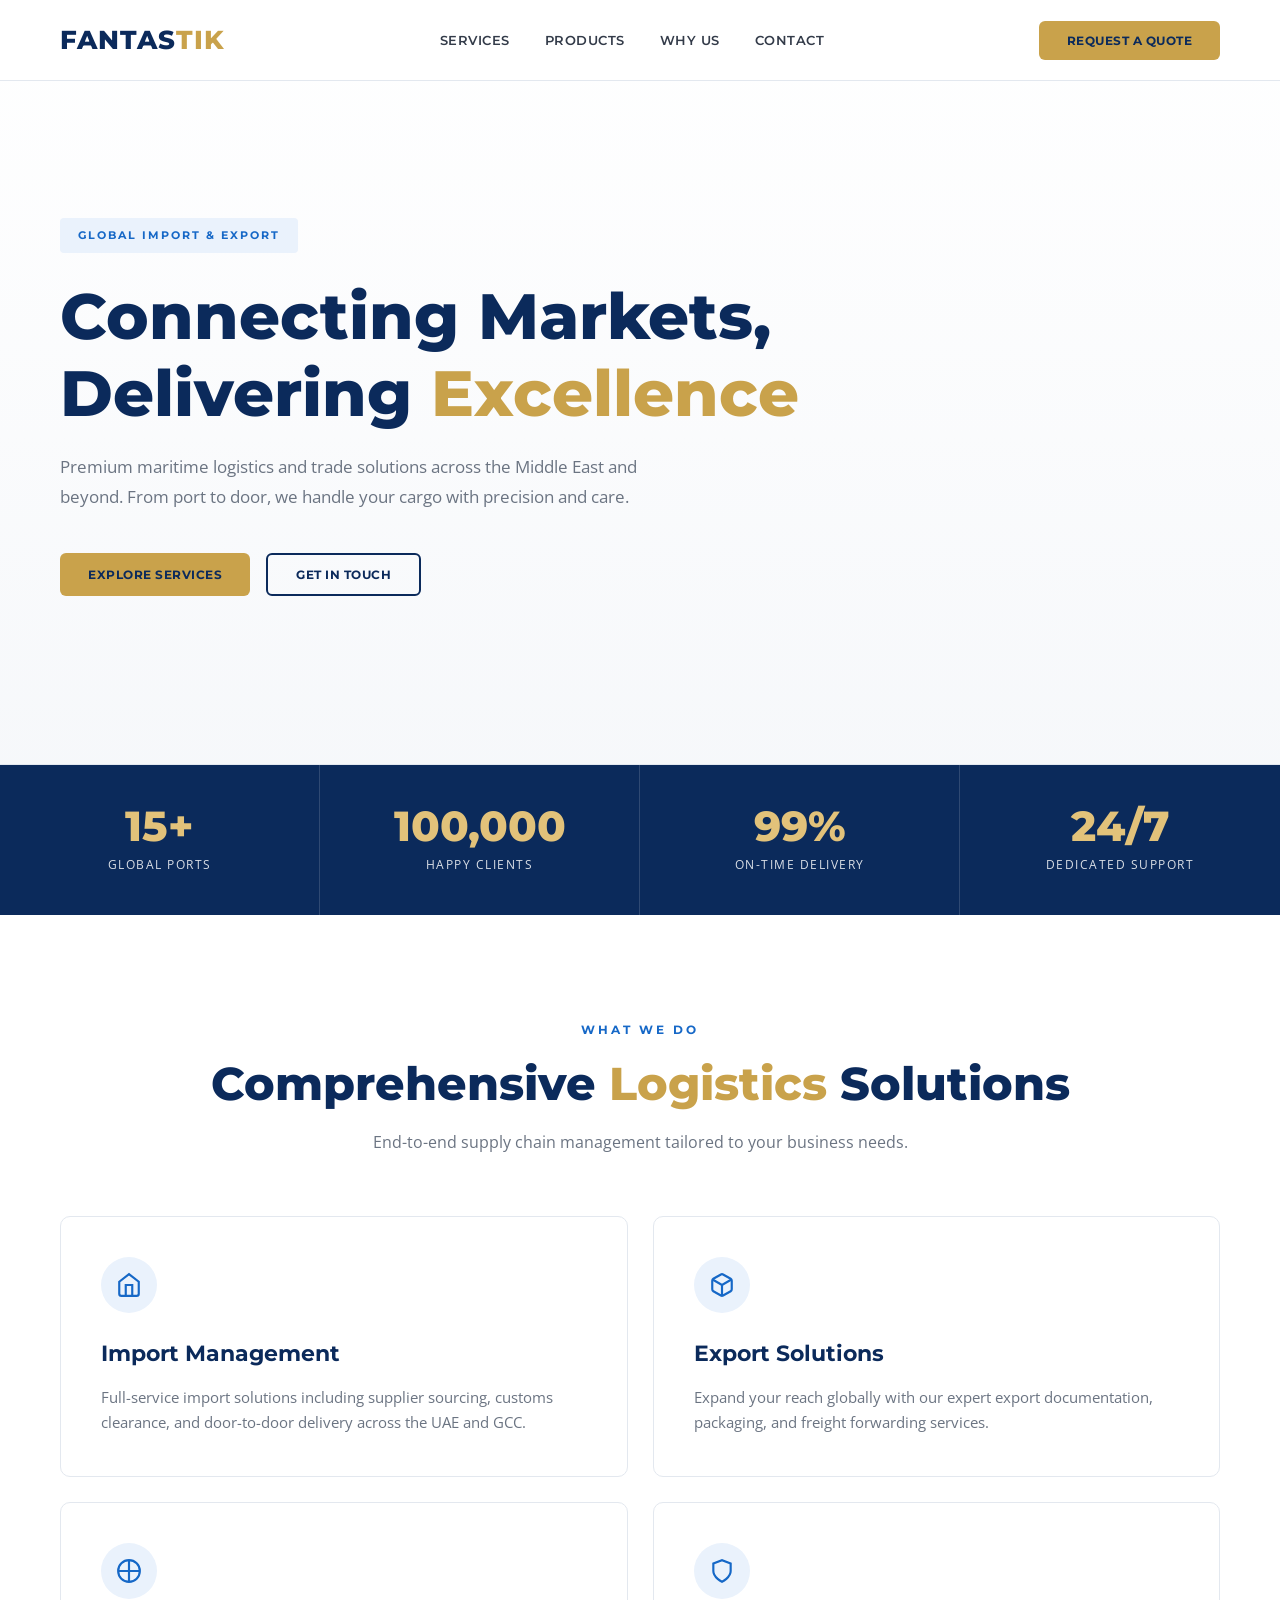
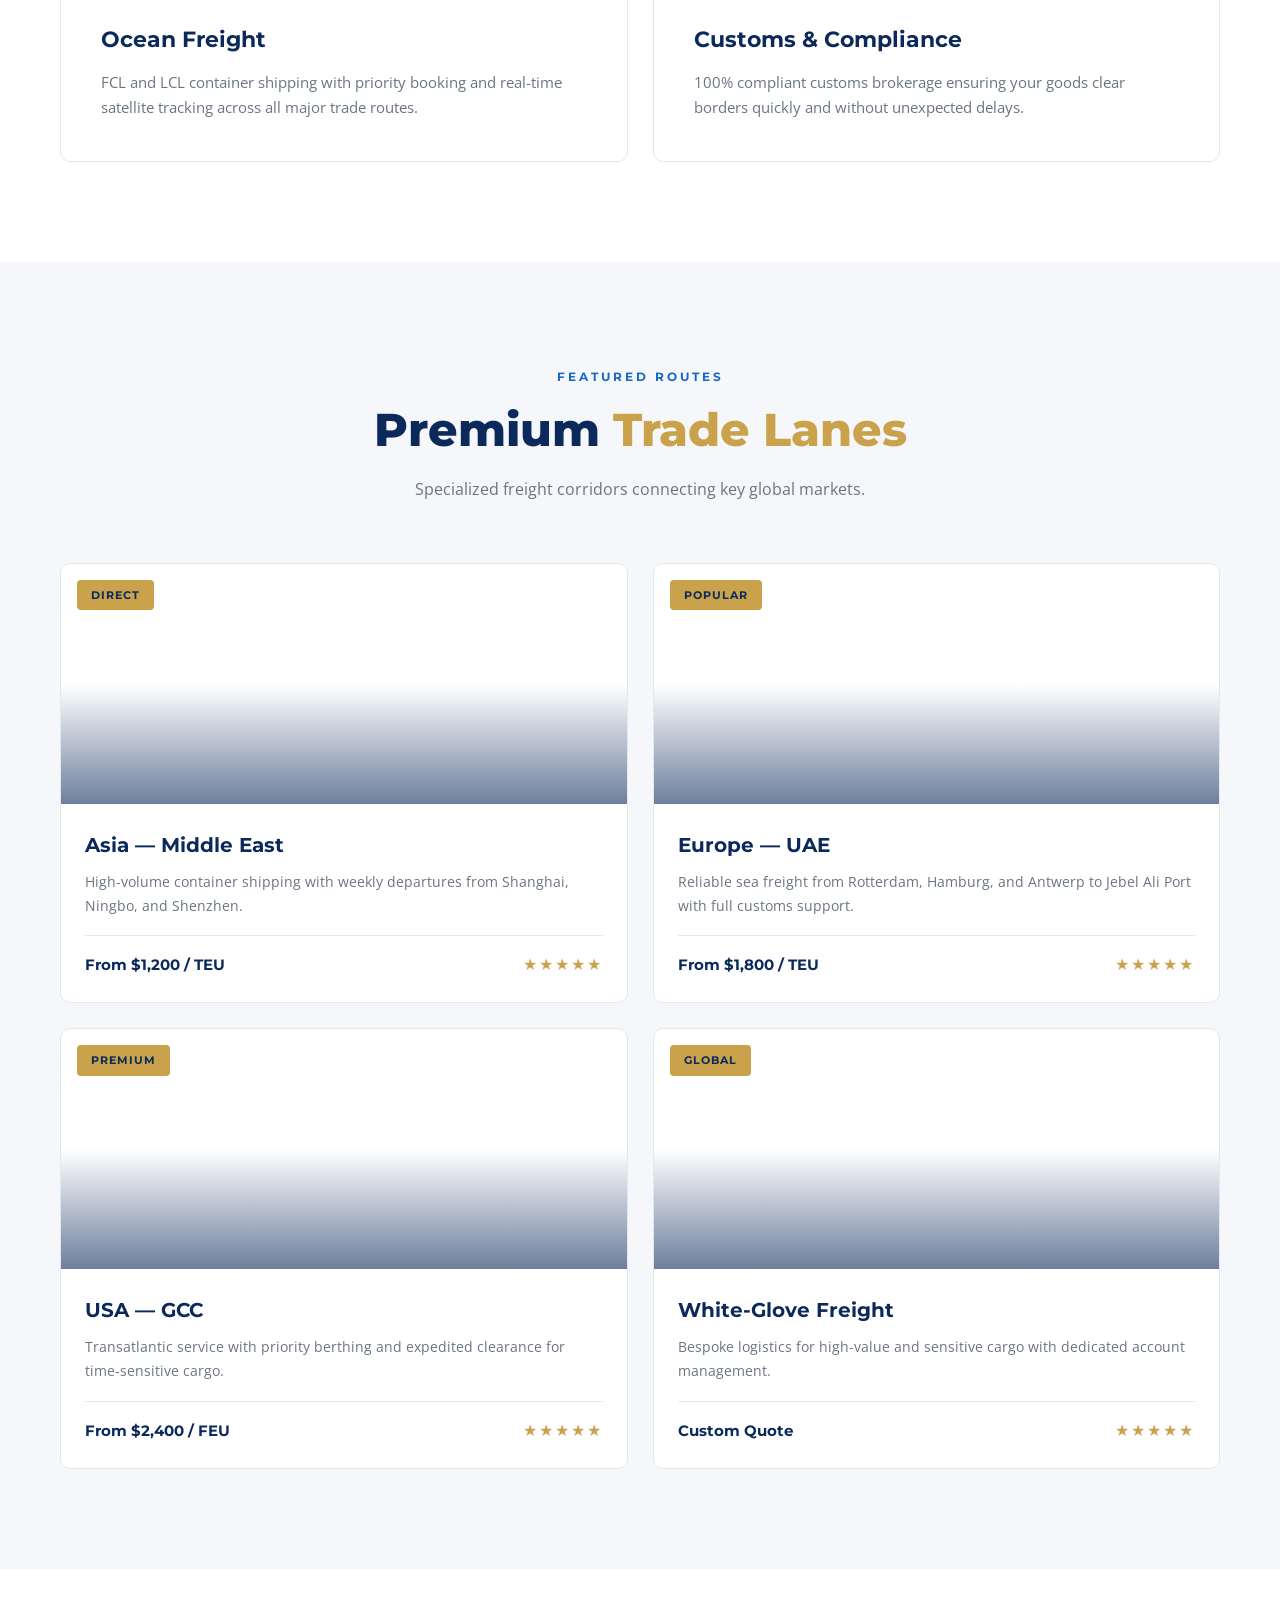
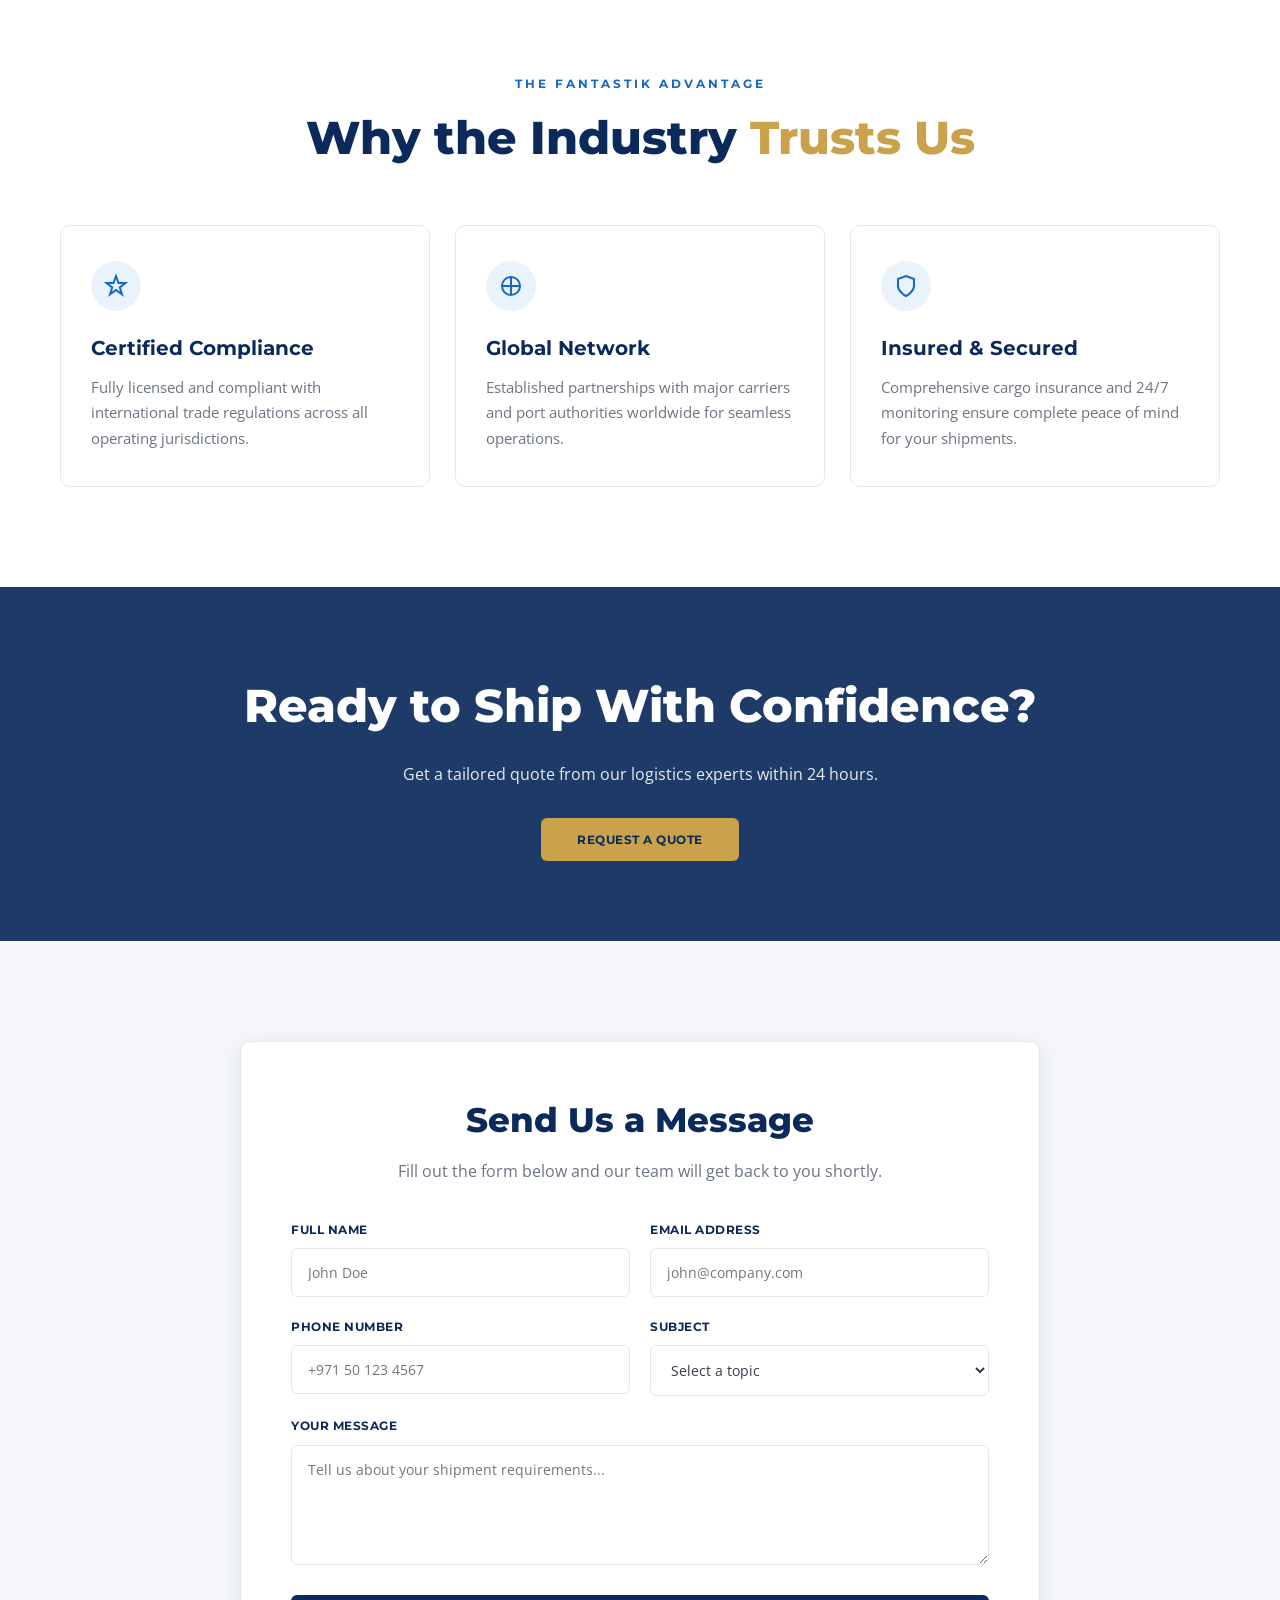
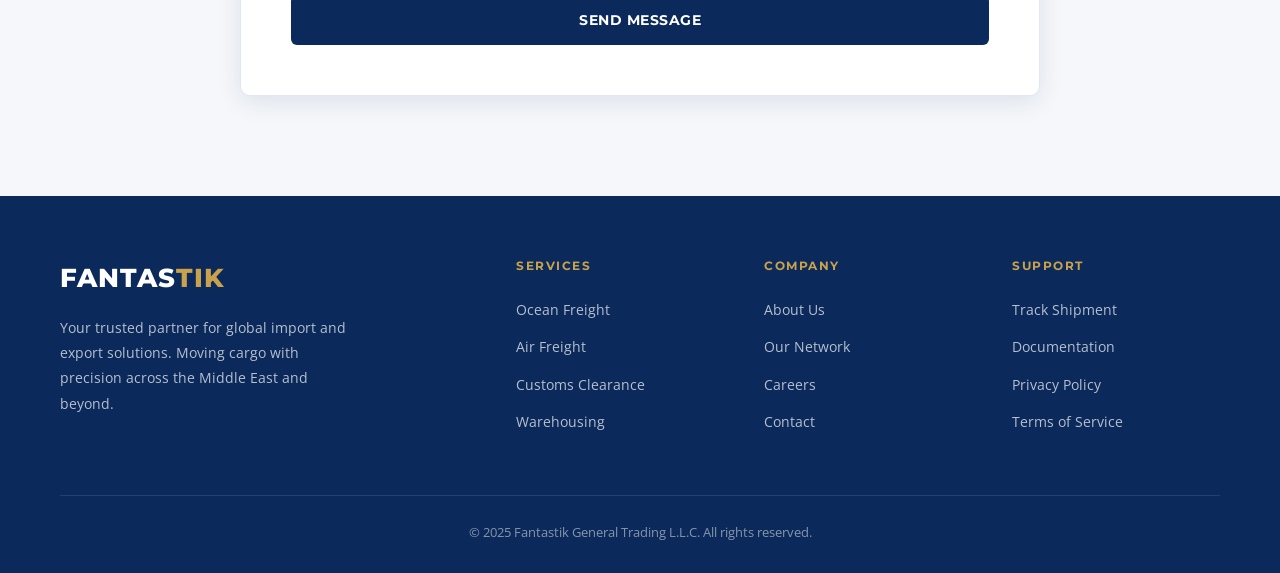
<file: index.html>
<!DOCTYPE html>
<html lang="en">
<head>
<meta charset="UTF-8" />
<meta name="viewport" content="width=device-width, initial-scale=1.0" />
<title>FANTASTIK — Global Import & Export</title>
<link href="https://fonts.googleapis.com/css2?family=Montserrat:wght@500;600;700;800&family=Open+Sans:wght@400;500;600;700&display=swap" rel="stylesheet">
<style>
  /* ============ RESET & VARIABLES ============ */
  * { margin: 0; padding: 0; box-sizing: border-box; }
  :root {
    --navy: #0B2A5B;
    --navy-2: #123B7D;
    --blue: #1668C7;
    --blue-light: #EAF2FC;
    --gold: #C9A24B;
    --gold-2: #E2C27A;
    --text: #333B49;
    --muted: #6B7482;
    --bg: #FFFFFF;
    --bg-alt: #F5F7FA;
    --line: #E3E8EF;
    --green: #1FAF57;
    --font-h: 'Montserrat', Arial, sans-serif;
    --font-b: 'Open Sans', Arial, sans-serif;
    --shadow: 0 6px 24px rgba(11,42,91,.10);
    --shadow-lg: 0 16px 44px rgba(11,42,91,.16);
  }
  html { scroll-behavior: smooth; }
  body {
    font-family: var(--font-b);
    background: var(--bg);
    color: var(--text);
    line-height: 1.7;
    overflow-x: hidden;
    font-size: 16px;
  }
  a { text-decoration: none; color: inherit; }
  img { display: block; max-width: 100%; }
  ::selection { background: var(--gold); color: var(--navy); }

  /* ============ NAVBAR ============ */
  .navbar {
    position: fixed; top: 0; left: 0; right: 0;
    z-index: 1000;
    padding: 18px 60px;
    display: flex; align-items: center; justify-content: space-between;
    background: rgba(255, 255, 255, 0.97);
    backdrop-filter: blur(15px);
    border-bottom: 1px solid var(--line);
    transition: all 0.3s;
  }
  .navbar.scrolled {
    padding: 12px 60px;
    box-shadow: var(--shadow);
  }
  .logo {
    font-family: var(--font-h);
    font-size: 26px; font-weight: 800;
    letter-spacing: 1px;
    color: var(--navy);
  }
  .logo span { color: var(--gold); }
  .nav-links { display: flex; gap: 35px; align-items: center; }
  .nav-links a {
    font-family: var(--font-h);
    font-size: 13px; letter-spacing: 0.5px; text-transform: uppercase;
    color: var(--text); position: relative; transition: color 0.3s;
    font-weight: 600;
  }
  .nav-links a::after {
    content: ''; position: absolute; left: 0; bottom: -6px;
    width: 0; height: 2px; background: var(--gold);
    transition: width 0.3s ease;
  }
  .nav-links a:hover { color: var(--navy); }
  .nav-links a:hover::after { width: 100%; }
  .btn-gold {
    padding: 12px 28px; border-radius: 6px;
    background: var(--gold);
    color: var(--navy); font-family: var(--font-h);
    font-weight: 700; letter-spacing: 0.5px;
    font-size: 12px; text-transform: uppercase; border: none; cursor: pointer;
    transition: all 0.3s ease;
  }
  .btn-gold:hover {
    background: var(--gold-2);
    transform: translateY(-2px);
    box-shadow: 0 8px 20px rgba(201, 162, 75, 0.35);
  }

  /* ============ HERO ============ */
  .hero {
    min-height: 85vh;
    display: flex; align-items: center;
    position: relative;
    padding: 130px 60px 80px;
    background:
      linear-gradient(rgba(255,255,255,0.92), rgba(245,247,250,0.88)),
      url('https://images.unsplash.com/photo-1494412574643-ff11b0a5c1c3?q=80&w=2070&auto=format&fit=crop') center/cover fixed;
    border-bottom: 1px solid var(--line);
  }
  .hero-content { max-width: 750px; position: relative; z-index: 2; }
  .hero-tag {
    display: inline-block; padding: 8px 18px;
    background: var(--blue-light);
    color: var(--blue);
    font-family: var(--font-h);
    font-size: 11px; letter-spacing: 2px; text-transform: uppercase;
    font-weight: 700; margin-bottom: 25px;
    border-radius: 4px;
  }
  .hero h1 {
    font-family: var(--font-h);
    font-size: clamp(38px, 5.5vw, 64px);
    font-weight: 800; line-height: 1.2;
    color: var(--navy);
    margin-bottom: 20px;
  }
  .hero h1 .gold { color: var(--gold); }
  .hero p {
    font-size: 17px; color: var(--muted);
    max-width: 580px; margin-bottom: 40px;
    line-height: 1.8;
  }
  .hero-actions { display: flex; gap: 16px; flex-wrap: wrap; }
  .btn-outline {
    padding: 12px 28px; border-radius: 6px;
    background: transparent;
    border: 2px solid var(--navy);
    color: var(--navy); font-family: var(--font-h);
    font-weight: 700; letter-spacing: 0.5px;
    font-size: 12px; text-transform: uppercase; cursor: pointer;
    transition: all 0.3s ease;
  }
  .btn-outline:hover {
    background: var(--navy);
    color: #fff;
  }

  /* ============ STATS BAR ============ */
  .stats-bar {
    display: grid; grid-template-columns: repeat(4, 1fr);
    background: var(--navy);
    color: #fff;
  }
  .stat-item {
    padding: 40px 30px; text-align: center;
    border-right: 1px solid rgba(255,255,255,0.15);
  }
  .stat-item:last-child { border-right: none; }
  .stat-item h3 {
    font-family: var(--font-h);
    font-size: 42px; font-weight: 800;
    line-height: 1; margin-bottom: 8px;
    color: var(--gold-2);
  }
  .stat-item p {
    font-size: 12px; letter-spacing: 1.5px; text-transform: uppercase;
    opacity: 0.85;
  }

  /* ============ SECTION TITLES ============ */
  .section { padding: 100px 60px; }
  .section-head {
    text-align: center; margin-bottom: 60px;
  }
  .section-head .tag {
    display: inline-block;
    color: var(--blue);
    font-family: var(--font-h);
    font-size: 12px; letter-spacing: 3px; text-transform: uppercase;
    font-weight: 700; margin-bottom: 15px;
  }
  .section-head h2 {
    font-family: var(--font-h);
    font-size: clamp(30px, 4vw, 46px);
    font-weight: 800; color: var(--navy);
    line-height: 1.2;
  }
  .section-head h2 .gold { color: var(--gold); }
  .section-head p {
    color: var(--muted); max-width: 600px;
    margin: 18px auto 0; font-size: 16px;
  }

  /* ============ 2x2 SERVICES GRID ============ */
  .services-grid {
    display: grid;
    grid-template-columns: repeat(2, 1fr);
    gap: 25px;
  }
  .service-card {
    background: var(--bg);
    border: 1px solid var(--line);
    border-radius: 10px;
    padding: 40px;
    transition: all 0.3s ease;
    position: relative;
    overflow: hidden;
  }
  .service-card::before {
    content: ''; position: absolute; top: 0; left: 0;
    width: 4px; height: 0; background: var(--gold);
    transition: height 0.3s ease;
  }
  .service-card:hover {
    border-color: var(--gold);
    box-shadow: var(--shadow);
    transform: translateY(-4px);
  }
  .service-card:hover::before { height: 100%; }
  .service-icon {
    width: 56px; height: 56px; border-radius: 50%;
    background: var(--blue-light);
    display: flex; align-items: center; justify-content: center;
    color: var(--blue); margin-bottom: 22px;
  }
  .service-card h3 {
    font-family: var(--font-h);
    font-size: 22px; font-weight: 700;
    margin-bottom: 12px; color: var(--navy);
  }
  .service-card p {
    color: var(--muted); font-size: 15px; line-height: 1.7;
  }

  /* ============ 2x2 PRODUCTS GRID ============ */
  .products-section { background: var(--bg-alt); }
  .products-grid {
    display: grid;
    grid-template-columns: repeat(2, 1fr);
    gap: 25px;
  }
  .product-card {
    background: var(--bg);
    border-radius: 10px;
    overflow: hidden;
    border: 1px solid var(--line);
    transition: all 0.3s ease;
  }
  .product-card:hover {
    box-shadow: var(--shadow);
    transform: translateY(-4px);
  }
  .product-img {
    height: 240px;
    background-size: cover;
    background-position: center;
    position: relative;
  }
  .product-img::after {
    content: ''; position: absolute; inset: 0;
    background: linear-gradient(180deg, transparent 50%, rgba(11,42,91,0.6) 100%);
  }
  .product-img .tag {
    position: absolute; top: 16px; left: 16px; z-index: 2;
    padding: 6px 14px; border-radius: 4px;
    background: var(--gold);
    color: var(--navy); font-family: var(--font-h);
    font-size: 11px; font-weight: 700;
    letter-spacing: 1px; text-transform: uppercase;
  }
  .product-info { padding: 24px; }
  .product-info h3 {
    font-family: var(--font-h);
    font-size: 20px; font-weight: 700;
    margin-bottom: 8px; color: var(--navy);
  }
  .product-info p {
    color: var(--muted); font-size: 14px;
  }
  .product-meta {
    display: flex; justify-content: space-between; align-items: center;
    margin-top: 18px; padding-top: 15px;
    border-top: 1px solid var(--line);
  }
  .product-meta .price {
    color: var(--navy); font-weight: 700; font-size: 15px;
    font-family: var(--font-h);
  }
  .product-meta .rating { color: var(--gold); letter-spacing: 2px; }

  /* ============ WHY US ============ */
  .why-grid {
    display: grid; grid-template-columns: repeat(3, 1fr); gap: 25px;
  }
  .why-card {
    padding: 35px 30px;
    background: var(--bg);
    border: 1px solid var(--line);
    border-radius: 10px;
    transition: all 0.3s;
  }
  .why-card:hover {
    border-color: var(--gold);
    box-shadow: var(--shadow);
  }
  .why-card .icon {
    width: 50px; height: 50px; border-radius: 50%;
    background: var(--blue-light);
    display: flex; align-items: center; justify-content: center;
    color: var(--blue); margin-bottom: 20px;
  }
  .why-card h3 {
    font-family: var(--font-h);
    font-size: 20px; font-weight: 700; margin-bottom: 10px;
    color: var(--navy);
  }
  .why-card p { color: var(--muted); font-size: 15px; }

  /* ============ CTA BANNER ============ */
  .cta-banner {
    padding: 80px 60px;
    background:
      linear-gradient(rgba(11,42,91,0.92), rgba(11,42,91,0.92)),
      url('https://images.unsplash.com/photo-1586528116311-ad8dd3c8310d?q=80&w=2070&auto=format&fit=crop') center/cover fixed;
    text-align: center; color: #fff;
  }
  .cta-banner h2 {
    font-family: var(--font-h);
    font-size: clamp(28px, 4vw, 46px);
    font-weight: 800;
    margin-bottom: 15px;
  }
  .cta-banner p {
    opacity: 0.9; max-width: 550px; margin: 0 auto 30px;
  }
  .btn-white {
    padding: 14px 36px; border-radius: 6px;
    background: var(--gold);
    color: var(--navy); font-family: var(--font-h);
    font-weight: 700; letter-spacing: 0.5px;
    font-size: 12px; text-transform: uppercase; border: none; cursor: pointer;
    transition: all 0.3s;
  }
  .btn-white:hover {
    background: var(--gold-2);
    transform: translateY(-2px);
  }

  /* ============ CONTACT FORM ============ */
  .contact-section {
    padding: 100px 60px;
    background: var(--bg-alt);
  }
  .contact-container {
    max-width: 800px; margin: 0 auto;
    background: var(--bg);
    padding: 50px;
    border-radius: 10px;
    border: 1px solid var(--line);
    box-shadow: var(--shadow);
  }
  .contact-container h2 {
    font-family: var(--font-h);
    font-size: 34px; text-align: center;
    font-weight: 800; color: var(--navy);
    margin-bottom: 8px;
  }
  .contact-container > p {
    text-align: center; color: var(--muted);
    margin-bottom: 35px;
  }
  .form-grid {
    display: grid; grid-template-columns: 1fr 1fr; gap: 20px;
  }
  .form-group { display: flex; flex-direction: column; }
  .form-group.full { grid-column: 1 / -1; }
  .form-group label {
    font-family: var(--font-h);
    font-size: 12px; font-weight: 700;
    letter-spacing: 0.5px; text-transform: uppercase;
    color: var(--navy); margin-bottom: 8px;
  }
  .form-group input,
  .form-group textarea,
  .form-group select {
    padding: 14px 16px;
    border: 1px solid var(--line);
    border-radius: 6px;
    font-family: var(--font-b);
    font-size: 14px;
    color: var(--text);
    background: var(--bg);
    outline: none;
    transition: border-color 0.3s, box-shadow 0.3s;
  }
  .form-group input:focus,
  .form-group textarea:focus,
  .form-group select:focus {
    border-color: var(--blue);
    box-shadow: 0 0 0 3px rgba(22, 104, 199, 0.1);
  }
  .form-group textarea {
    resize: vertical; min-height: 120px;
  }
  .form-submit {
    grid-column: 1 / -1;
    margin-top: 10px;
  }
  .form-submit button {
    width: 100%; padding: 16px;
    background: var(--navy); color: #fff;
    border: none; border-radius: 6px;
    font-family: var(--font-h);
    font-size: 14px; font-weight: 700;
    letter-spacing: 0.5px; text-transform: uppercase;
    cursor: pointer; transition: all 0.3s;
  }
  .form-submit button:hover {
    background: var(--navy-2);
    box-shadow: 0 8px 20px rgba(11, 42, 91, 0.25);
  }

  /* ============ FOOTER ============ */
  footer {
    background: var(--navy);
    color: #fff;
    padding: 60px 60px 30px;
  }
  .footer-top {
    display: grid; grid-template-columns: 2fr 1fr 1fr 1fr;
    gap: 40px; margin-bottom: 50px;
  }
  .footer-brand .logo { color: #fff; font-size: 26px; }
  .footer-brand .logo span { color: var(--gold); }
  .footer-brand p {
    color: rgba(255,255,255,0.7); font-size: 14px;
    margin-top: 15px; max-width: 300px; line-height: 1.8;
  }
  .footer-col h4 {
    font-family: var(--font-h);
    font-size: 12px; letter-spacing: 1.5px; text-transform: uppercase;
    color: var(--gold); margin-bottom: 20px;
  }
  .footer-col ul { list-style: none; }
  .footer-col li { margin-bottom: 10px; }
  .footer-col a {
    color: rgba(255,255,255,0.7); font-size: 14px;
    transition: color 0.3s;
  }
  .footer-col a:hover { color: var(--gold-2); }
  .footer-bottom {
    border-top: 1px solid rgba(255,255,255,0.1);
    padding-top: 25px; text-align: center;
    color: rgba(255,255,255,0.5); font-size: 13px;
  }

  /* ============ REVEAL ANIMATION ============ */
  .reveal {
    opacity: 0; transform: translateY(30px);
    transition: opacity 0.7s ease, transform 0.7s ease;
  }
  .reveal.visible { opacity: 1; transform: translateY(0); }

  /* ============ RESPONSIVE ============ */
  @media (max-width: 992px) {
    .navbar { padding: 16px 24px; }
    .navbar.scrolled { padding: 12px 24px; }
    .nav-links { display: none; }
    .hero { padding: 100px 24px 60px; }
    .section { padding: 70px 24px; }
    .services-grid, .products-grid { grid-template-columns: 1fr; }
    .why-grid { grid-template-columns: 1fr; }
    .stats-bar { grid-template-columns: repeat(2, 1fr); }
    .stat-item:nth-child(2) { border-right: none; }
    .form-grid { grid-template-columns: 1fr; }
    .contact-container { padding: 30px 20px; }
    .footer-top { grid-template-columns: 1fr 1fr; }
  }
  @media (max-width: 600px) {
    .stats-bar { grid-template-columns: 1fr; }
    .stat-item { border-right: none; border-bottom: 1px solid rgba(255,255,255,0.15); }
    .footer-top { grid-template-columns: 1fr; }
    .hero-actions { flex-direction: column; }
    .hero-actions button { width: 100%; }
  }
</style>
</head>
<body>

<!-- ============ NAVBAR ============ -->
<nav class="navbar" id="navbar">
  <a href="#" class="logo">FANTAS<span>TIK</span></a>
  <div class="nav-links">
    <a href="#services">Services</a>
    <a href="#products">Products</a>
    <a href="#why">Why Us</a>
    <a href="#contact">Contact</a>
  </div>
  <button class="btn-gold" onclick="document.getElementById('contact').scrollIntoView({behavior:'smooth'})">Request a Quote</button>
</nav>

<!-- ============ HERO ============ -->
<section class="hero">
  <div class="hero-content reveal">
    <span class="hero-tag">Global Import & Export</span>
    <h1>Connecting Markets,<br>Delivering <span class="gold">Excellence</span></h1>
    <p>Premium maritime logistics and trade solutions across the Middle East and beyond. From port to door, we handle your cargo with precision and care.</p>
    <div class="hero-actions">
      <button class="btn-gold" onclick="document.getElementById('services').scrollIntoView({behavior:'smooth'})">Explore Services</button>
      <button class="btn-outline" onclick="document.getElementById('contact').scrollIntoView({behavior:'smooth'})">Get in Touch</button>
    </div>
  </div>
</section>

<!-- ============ STATS BAR ============ -->
<section class="stats-bar reveal">
  <div class="stat-item"><h3>15+</h3><p>Global Ports</p></div>
  <div class="stat-item"><h3>100,000</h3><p>Happy Clients</p></div>
  <div class="stat-item"><h3>99%</h3><p>On-Time Delivery</p></div>
  <div class="stat-item"><h3>24/7</h3><p>Dedicated Support</p></div>
</section>

<!-- ============ SERVICES (2x2) ============ -->
<section class="section" id="services">
  <div class="section-head reveal">
    <span class="tag">What We Do</span>
    <h2>Comprehensive <span class="gold">Logistics</span> Solutions</h2>
    <p>End-to-end supply chain management tailored to your business needs.</p>
  </div>
  <div class="services-grid">
    <div class="service-card reveal">
      <div class="service-icon">
        <svg width="26" height="26" viewBox="0 0 24 24" fill="none" stroke="currentColor" stroke-width="2"><path d="M3 9l9-7 9 7v11a2 2 0 0 1-2 2H5a2 2 0 0 1-2-2z"/><polyline points="9 22 9 12 15 12 15 22"/></svg>
      </div>
      <h3>Import Management</h3>
      <p>Full-service import solutions including supplier sourcing, customs clearance, and door-to-door delivery across the UAE and GCC.</p>
    </div>
    <div class="service-card reveal">
      <div class="service-icon">
        <svg width="26" height="26" viewBox="0 0 24 24" fill="none" stroke="currentColor" stroke-width="2"><path d="M21 16V8a2 2 0 0 0-1-1.73l-7-4a2 2 0 0 0-2 0l-7 4A2 2 0 0 0 3 8v8a2 2 0 0 0 1 1.73l7 4a2 2 0 0 0 2 0l7-4A2 2 0 0 0 21 16z"/><polyline points="3.27 6.96 12 12.01 20.73 6.96"/><line x1="12" y1="22.08" x2="12" y2="12"/></svg>
      </div>
      <h3>Export Solutions</h3>
      <p>Expand your reach globally with our expert export documentation, packaging, and freight forwarding services.</p>
    </div>
    <div class="service-card reveal">
      <div class="service-icon">
        <svg width="26" height="26" viewBox="0 0 24 24" fill="none" stroke="currentColor" stroke-width="2"><circle cx="12" cy="12" r="10"/><path d="M2 12h20M12 2v20"/></svg>
      </div>
      <h3>Ocean Freight</h3>
      <p>FCL and LCL container shipping with priority booking and real-time satellite tracking across all major trade routes.</p>
    </div>
    <div class="service-card reveal">
      <div class="service-icon">
        <svg width="26" height="26" viewBox="0 0 24 24" fill="none" stroke="currentColor" stroke-width="2"><path d="M12 22s8-4 8-10V5l-8-3-8 3v7c0 6 8 10 8 10z"/></svg>
      </div>
      <h3>Customs & Compliance</h3>
      <p>100% compliant customs brokerage ensuring your goods clear borders quickly and without unexpected delays.</p>
    </div>
  </div>
</section>

<!-- ============ PRODUCTS (2x2) ============ -->
<section class="section products-section" id="products">
  <div class="section-head reveal">
    <span class="tag">Featured Routes</span>
    <h2>Premium <span class="gold">Trade Lanes</span></h2>
    <p>Specialized freight corridors connecting key global markets.</p>
  </div>
  <div class="products-grid">
    <div class="product-card reveal">
      <div class="product-img" style="background-image:url('https://images.unsplash.com/photo-1494412574643-ff11b0a5c1c3?q=80&w=800&auto=format&fit=crop')">
        <span class="tag">Direct</span>
      </div>
      <div class="product-info">
        <h3>Asia — Middle East</h3>
        <p>High-volume container shipping with weekly departures from Shanghai, Ningbo, and Shenzhen.</p>
        <div class="product-meta">
          <span class="price">From $1,200 / TEU</span>
          <span class="rating">★★★★★</span>
        </div>
      </div>
    </div>
    <div class="product-card reveal">
      <div class="product-img" style="background-image:url('https://images.unsplash.com/photo-1590343027553-1c34212f8d1b?q=80&w=800&auto=format&fit=crop')">
        <span class="tag">Popular</span>
      </div>
      <div class="product-info">
        <h3>Europe — UAE</h3>
        <p>Reliable sea freight from Rotterdam, Hamburg, and Antwerp to Jebel Ali Port with full customs support.</p>
        <div class="product-meta">
          <span class="price">From $1,800 / TEU</span>
          <span class="rating">★★★★★</span>
        </div>
      </div>
    </div>
    <div class="product-card reveal">
      <div class="product-img" style="background-image:url('https://images.unsplash.com/photo-1559297434-fae8a1916a79?q=80&w=800&auto=format&fit=crop')">
        <span class="tag">Premium</span>
      </div>
      <div class="product-info">
        <h3>USA — GCC</h3>
        <p>Transatlantic service with priority berthing and expedited clearance for time-sensitive cargo.</p>
        <div class="product-meta">
          <span class="price">From $2,400 / FEU</span>
          <span class="rating">★★★★★</span>
        </div>
      </div>
    </div>
    <div class="product-card reveal">
      <div class="product-img" style="background-image:url('https://images.unsplash.com/photo-1578575437130-527eed3abbec?q=80&w=800&auto=format&fit=crop')">
        <span class="tag">Global</span>
      </div>
      <div class="product-info">
        <h3>White-Glove Freight</h3>
        <p>Bespoke logistics for high-value and sensitive cargo with dedicated account management.</p>
        <div class="product-meta">
          <span class="price">Custom Quote</span>
          <span class="rating">★★★★★</span>
        </div>
      </div>
    </div>
  </div>
</section>

<!-- ============ WHY US ============ -->
<section class="section" id="why">
  <div class="section-head reveal">
    <span class="tag">The Fantastik Advantage</span>
    <h2>Why the Industry <span class="gold">Trusts Us</span></h2>
  </div>
  <div class="why-grid">
    <div class="why-card reveal">
      <div class="icon">
        <svg width="24" height="24" viewBox="0 0 24 24" fill="none" stroke="currentColor" stroke-width="2"><path d="M12 2l2.5 7h7l-5.7 4.4 2.2 7L12 16l-6 4.4 2.2-7L2.5 9h7z"/></svg>
      </div>
      <h3>Certified Compliance</h3>
      <p>Fully licensed and compliant with international trade regulations across all operating jurisdictions.</p>
    </div>
    <div class="why-card reveal">
      <div class="icon">
        <svg width="24" height="24" viewBox="0 0 24 24" fill="none" stroke="currentColor" stroke-width="2"><path d="M3 12h18M12 3v18"/><circle cx="12" cy="12" r="9"/></svg>
      </div>
      <h3>Global Network</h3>
      <p>Established partnerships with major carriers and port authorities worldwide for seamless operations.</p>
    </div>
    <div class="why-card reveal">
      <div class="icon">
        <svg width="24" height="24" viewBox="0 0 24 24" fill="none" stroke="currentColor" stroke-width="2"><path d="M12 22s8-4 8-10V5l-8-3-8 3v7c0 6 8 10 8 10z"/></svg>
      </div>
      <h3>Insured & Secured</h3>
      <p>Comprehensive cargo insurance and 24/7 monitoring ensure complete peace of mind for your shipments.</p>
    </div>
  </div>
</section>

<!-- ============ CTA BANNER ============ -->
<section class="cta-banner reveal">
  <h2>Ready to Ship With Confidence?</h2>
  <p>Get a tailored quote from our logistics experts within 24 hours.</p>
  <button class="btn-white" onclick="document.getElementById('contact').scrollIntoView({behavior:'smooth'})">Request a Quote</button>
</section>

<!-- ============ CONTACT FORM ============ -->
<section class="contact-section" id="contact">
  <div class="contact-container reveal">
    <h2>Send Us a Message</h2>
    <p>Fill out the form below and our team will get back to you shortly.</p>
    <form id="contactForm" onsubmit="handleSubmit(event)">
      <div class="form-grid">
        <div class="form-group">
          <label for="name">Full Name</label>
          <input type="text" id="name" placeholder="John Doe" required />
        </div>
        <div class="form-group">
          <label for="email">Email Address</label>
          <input type="email" id="email" placeholder="john@company.com" required />
        </div>
        <div class="form-group">
          <label for="phone">Phone Number</label>
          <input type="tel" id="phone" placeholder="+971 50 123 4567" />
        </div>
        <div class="form-group">
          <label for="subject">Subject</label>
          <select id="subject" required>
            <option value="">Select a topic</option>
            <option value="import">Import Inquiry</option>
            <option value="export">Export Inquiry</option>
            <option value="freight">Freight Quote</option>
            <option value="other">Other</option>
          </select>
        </div>
        <div class="form-group full">
          <label for="message">Your Message</label>
          <textarea id="message" placeholder="Tell us about your shipment requirements..." required></textarea>
        </div>
        <div class="form-submit">
          <button type="submit">Send Message</button>
        </div>
      </div>
    </form>
  </div>
</section>

<!-- ============ FOOTER ============ -->
<footer>
  <div class="footer-top">
    <div class="footer-brand">
      <a href="#" class="logo">FANTAS<span>TIK</span></a>
      <p>Your trusted partner for global import and export solutions. Moving cargo with precision across the Middle East and beyond.</p>
    </div>
    <div class="footer-col">
      <h4>Services</h4>
      <ul>
        <li><a href="#">Ocean Freight</a></li>
        <li><a href="#">Air Freight</a></li>
        <li><a href="#">Customs Clearance</a></li>
        <li><a href="#">Warehousing</a></li>
      </ul>
    </div>
    <div class="footer-col">
      <h4>Company</h4>
      <ul>
        <li><a href="#">About Us</a></li>
        <li><a href="#">Our Network</a></li>
        <li><a href="#">Careers</a></li>
        <li><a href="#">Contact</a></li>
      </ul>
    </div>
    <div class="footer-col">
      <h4>Support</h4>
      <ul>
        <li><a href="#">Track Shipment</a></li>
        <li><a href="#">Documentation</a></li>
        <li><a href="#">Privacy Policy</a></li>
        <li><a href="#">Terms of Service</a></li>
      </ul>
    </div>
  </div>
  <div class="footer-bottom">
    <p>© 2025 Fantastik General Trading L.L.C. All rights reserved.</p>
  </div>
</footer>

<!-- ============ JAVASCRIPT ============ -->
<script>
  // Navbar scroll effect
  const navbar = document.getElementById('navbar');
  window.addEventListener('scroll', () => {
    navbar.classList.toggle('scrolled', window.scrollY > 20);
  });

  // Scroll reveal
  const io = new IntersectionObserver((entries) => {
    entries.forEach((entry, i) => {
      if (entry.isIntersecting) {
        setTimeout(() => entry.target.classList.add('visible'), i * 80);
        io.unobserve(entry.target);
      }
    });
  }, { threshold: 0.12 });
  document.querySelectorAll('.reveal').forEach(el => io.observe(el));

  // Form submit handler
  function handleSubmit(e) {
    e.preventDefault();
    const btn = e.target.querySelector('button[type="submit"]');
    const original = btn.textContent;
    btn.textContent = 'Message Sent ✓';
    btn.style.background = '#1FAF57';
    setTimeout(() => {
      btn.textContent = original;
      btn.style.background = '';
      e.target.reset();
    }, 3000);
  }
</script>

</body>
</html>
</file>
